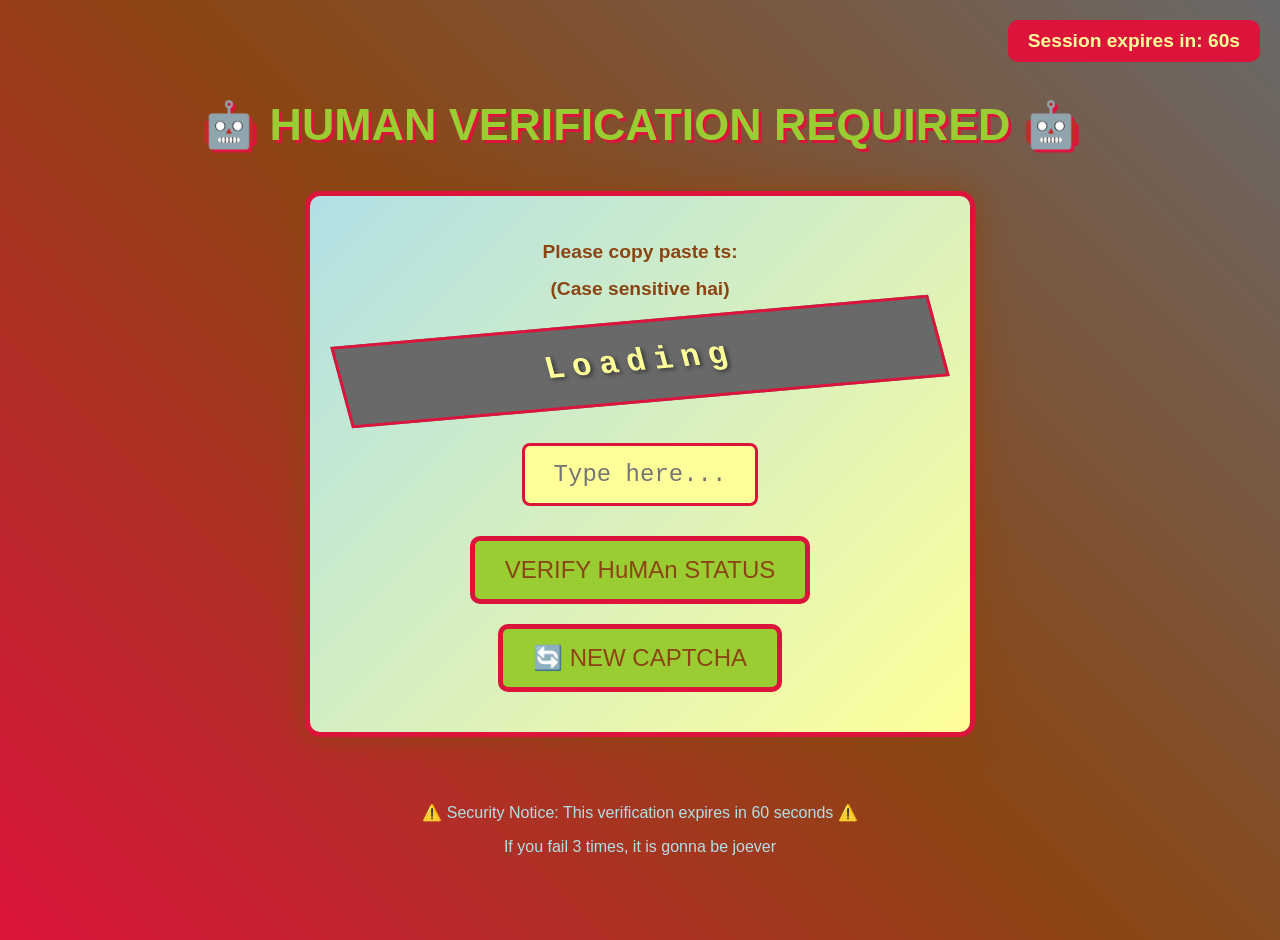
<file: captcha.html>
<!DOCTYPE html>
<html lang="en">
<head>
    <meta charset="UTF-8">
    <meta name="viewport" content="width=device-width, initial-scale=1.0">
    <title>Worst UI Login – Human Verification</title>
    <style>
        body {
            font-family: 'Impact', 'Arial', cursive;
            background: linear-gradient(45deg, #DC143C, #8B4513, #696969);
            color: #FFFF99;
            margin: 0;
            padding: 20px;
            min-height: 100vh;
            display: flex;
            flex-direction: column;
            align-items: center;
            justify-content: center;
        }

        h1 {
            font-family: 'Impact', sans-serif;
            color: #9ACD32;
            font-size: 2.8rem;
            text-shadow: 3px 3px 0px #DC143C;
            text-align: center;
            animation: glitch 2s infinite;
            margin-bottom: 20px;
        }

        @keyframes glitch {
            0%, 100% { transform: translateX(0); }
            10% { transform: translateX(-2px) translateY(2px); }
            20% { transform: translateX(2px) translateY(-2px); }
            30% { transform: translateX(-2px) translateY(2px); }
            40% { transform: translateX(2px) translateY(-2px); }
            50% { transform: translateX(0); }
        }

        .captcha-container {
            background: linear-gradient(135deg, #B0E0E6, #FFFF99);
            border: 5px solid #DC143C;
            border-radius: 15px;
            padding: 30px;
            margin: 20px;
            box-shadow: 0 0 30px #8B4513;
            max-width: 600px;
            text-align: center;
        }

        .captcha-text {
            background: #696969;
            color: #FFFF99;
            padding: 20px;
            border: 3px solid #DC143C;
            font-family: 'Courier New', monospace;
            font-size: 2rem;
            font-weight: bold;
            letter-spacing: 8px;
            transform: rotate(-5deg) skew(10deg);
            margin: 20px 0;
            user-select: none;
            text-shadow: 2px 2px 4px rgba(0,0,0,0.5);
        }

        input[type="text"] {
            background: #FFFF99;
            color: #8B4513;
            border: 3px solid #DC143C;
            padding: 15px;
            font-size: 1.5rem;
            text-align: center;
            margin: 20px 0;
            border-radius: 8px;
            font-family: 'Courier New', monospace;
            width: 200px;
        }

        button {
            background: #9ACD32;
            color: #8B4513;
            border: 5px solid #DC143C;
            padding: 15px 30px;
            font-size: 1.5rem;
            font-family: 'Impact', sans-serif;
            cursor: pointer;
            margin: 10px;
            border-radius: 10px;
            transition: all 0.3s ease;
        }

        button:hover {
            background: #B0E0E6;
            transform: scale(1.05);
        }

        .instructions {
            color: #8B4513;
            font-size: 1.2rem;
            margin: 15px 0;
            font-weight: bold;
        }

        .loading-dots {
            font-size: 2rem;
            animation: dots 1.5s infinite;
        }

        @keyframes dots {
            0% { content: ''; }
            25% { content: '.'; }
            50% { content: '..'; }
            75% { content: '...'; }
            100% { content: ''; }
        }

        .error-msg {
            color: #DC143C;
            background: #FFFF99;
            padding: 10px;
            border: 2px solid #DC143C;
            border-radius: 5px;
            margin: 10px 0;
            font-weight: bold;
            display: none;
        }

        .timer {
            position: fixed;
            top: 20px;
            right: 20px;
            background: #DC143C;
            color: #FFFF99;
            padding: 10px 20px;
            border-radius: 10px;
            font-size: 1.2rem;
            font-weight: bold;
        }
    </style>
</head>
<body>
    <div class="timer" id="timer">Session expires in: 60s</div>
    
    <h1>🤖 HUMAN VERIFICATION REQUIRED 🤖</h1>
    
    <div class="captcha-container">
        <div class="instructions">Please copy paste ts:</div>
        <div class="instructions">(Case sensitive hai)</div>
        
        <div class="captcha-text" id="captcha-display">Loading<span class="loading-dots"></span></div>
        
        <input type="text" id="captcha-input" placeholder="Type here..." maxlength="6">
        
        <div class="error-msg" id="error-msg">❌ Incorrect! Try again.</div>
        
        <button onclick="verifyCaptcha()">VERIFY HuMAn STATUS</button>
        <button onclick="refreshCaptcha()">🔄 NEW CAPTCHA</button>
    </div>

    <div style="text-align: center; margin-top: 30px; color: #B0E0E6;">
        <p>⚠️ Security Notice: This verification expires in 60 seconds ⚠️</p>
        <p>If you fail 3 times, it is gonna be joever </p>
    </div>

    <script>
        let currentCaptcha = '';
        let attempts = 0;
        let timeLeft = 60;
        let nextPage = 'dateofbirth.html'; 
        const urlParams = new URLSearchParams(window.location.search);
        if (urlParams.get('next')) {
            nextPage = urlParams.get('next');
        }

        function generateCaptcha() {
            const chars = 'ABCDEFGHJKLMNPQRSTUVWXYZabcdefghijkmnpqrstuvwxyz23456789';
            currentCaptcha = '';
            for (let i = 0; i < 6; i++) {
                currentCaptcha += chars.charAt(Math.floor(Math.random() * chars.length));
            }
            document.getElementById('captcha-display').innerHTML = currentCaptcha;
        }

        function refreshCaptcha() {
            document.getElementById('captcha-display').innerHTML = 'Loading<span class="loading-dots"></span>';
            document.getElementById('error-msg').style.display = 'none';
            setTimeout(() => {
                generateCaptcha();
            }, 2000); 
        }

        function verifyCaptcha() {
            const userInput = document.getElementById('captcha-input').value;
            const errorMsg = document.getElementById('error-msg');
            
            if (userInput === currentCaptcha) {
                document.body.innerHTML = `
                    <div style="text-align: center; padding: 50px; color: #9ACD32; font-size: 2rem;">
                        <h1>✅ HUMAN VERIFIED!</h1>
                        <p>Redirecting to next step...</p>
                        <div class="loading-dots"></div>
                    </div>
                `;
                setTimeout(() => {
                    window.location.href = nextPage;
                }, 3000);
            } else {
                attempts++;
                errorMsg.style.display = 'block';
                errorMsg.innerHTML = `❌ Incorrect! Attempt ${attempts}/3. Try again.`;
                
                if (attempts >= 3) {
                    alert('Too many failed attempts! Redirecting to the beginning for security reasons.');
                    window.location.href = 'index.html';
                } else {
                    refreshCaptcha();
                }
                document.getElementById('captcha-input').value = '';
            }
        }

        function updateTimer() {
            document.getElementById('timer').innerHTML = `Session expires in: ${timeLeft}s`;
            timeLeft--;
            
            if (timeLeft < 0) {
                alert('Session expired! Please start over for security reasons.');
                window.location.href = 'index.html';
            }
        }

        document.getElementById('captcha-input').addEventListener('keypress', function(e) {
            if (e.key === 'Enter') {
                verifyCaptcha();
            }
        });

        setTimeout(() => {
            generateCaptcha();
        }, 2000);
        
        setInterval(updateTimer, 1000);
    </script>
</body>
</html>
</file>
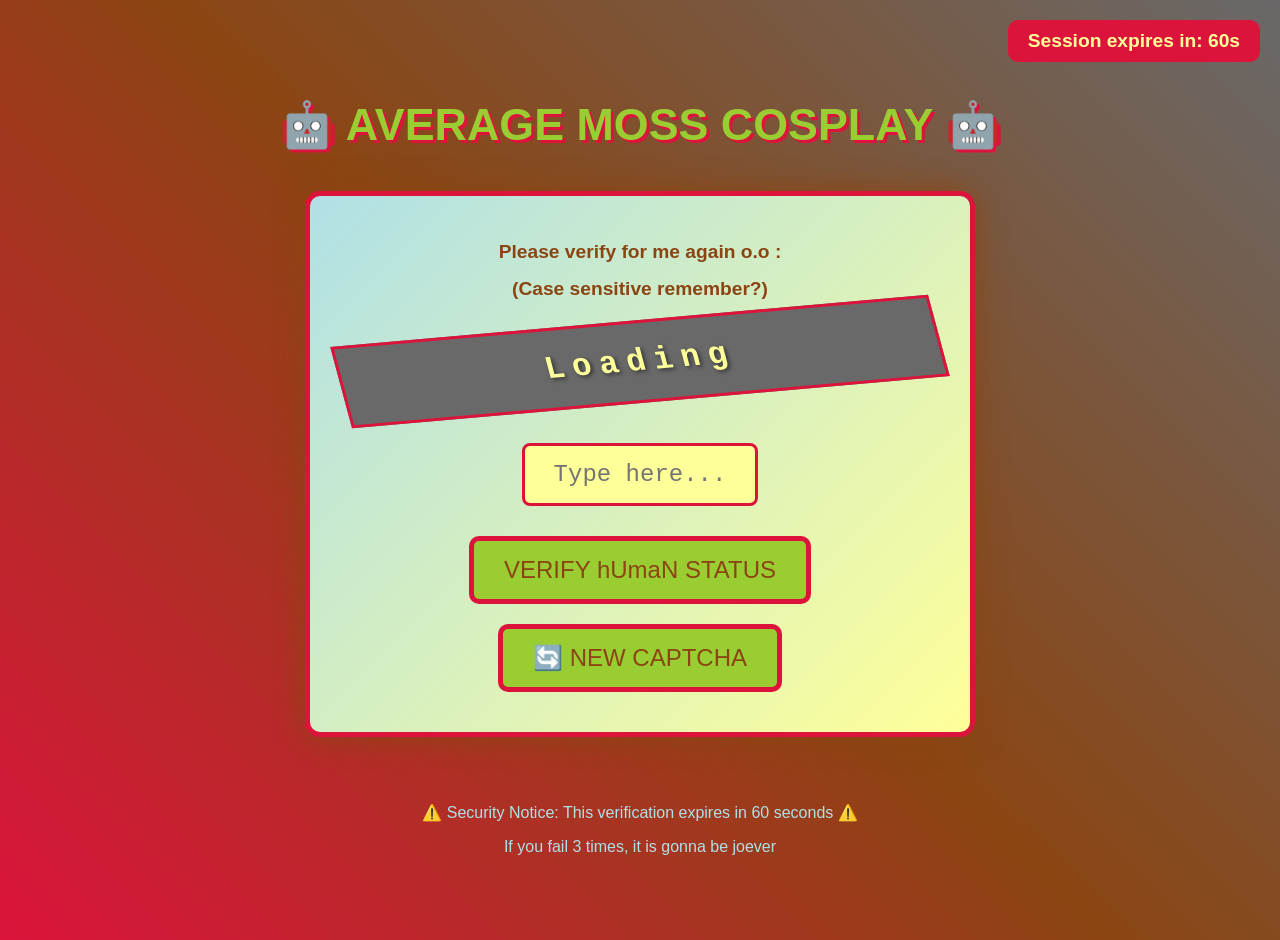
<file: captcha2.html>
<!DOCTYPE html>
<html lang="en">
<head>
    <meta charset="UTF-8">
    <meta name="viewport" content="width=device-width, initial-scale=1.0">
    <title>Worst UI Login – Human Verification2</title>
    <style>
        body {
            font-family: 'Impact', 'Arial', cursive;
            background: linear-gradient(45deg, #DC143C, #8B4513, #696969);
            color: #FFFF99;
            margin: 0;
            padding: 20px;
            min-height: 100vh;
            display: flex;
            flex-direction: column;
            align-items: center;
            justify-content: center;
        }

        h1 {
            font-family: 'Impact', sans-serif;
            color: #9ACD32;
            font-size: 2.8rem;
            text-shadow: 3px 3px 0px #DC143C;
            text-align: center;
            animation: glitch 2s infinite;
            margin-bottom: 20px;
        }

        @keyframes glitch {
            0%, 100% { transform: translateX(0); }
            10% { transform: translateX(-2px) translateY(2px); }
            20% { transform: translateX(2px) translateY(-2px); }
            30% { transform: translateX(-2px) translateY(2px); }
            40% { transform: translateX(2px) translateY(-2px); }
            50% { transform: translateX(0); }
        }

        .captcha-container {
            background: linear-gradient(135deg, #B0E0E6, #FFFF99);
            border: 5px solid #DC143C;
            border-radius: 15px;
            padding: 30px;
            margin: 20px;
            box-shadow: 0 0 30px #8B4513;
            max-width: 600px;
            text-align: center;
        }

        .captcha-text {
            background: #696969;
            color: #FFFF99;
            padding: 20px;
            border: 3px solid #DC143C;
            font-family: 'Courier New', monospace;
            font-size: 2rem;
            font-weight: bold;
            letter-spacing: 8px;
            transform: rotate(-5deg) skew(10deg);
            margin: 20px 0;
            user-select: none;
            text-shadow: 2px 2px 4px rgba(0,0,0,0.5);
        }

        input[type="text"] {
            background: #FFFF99;
            color: #8B4513;
            border: 3px solid #DC143C;
            padding: 15px;
            font-size: 1.5rem;
            text-align: center;
            margin: 20px 0;
            border-radius: 8px;
            font-family: 'Courier New', monospace;
            width: 200px;
        }

        button {
            background: #9ACD32;
            color: #8B4513;
            border: 5px solid #DC143C;
            padding: 15px 30px;
            font-size: 1.5rem;
            font-family: 'Impact', sans-serif;
            cursor: pointer;
            margin: 10px;
            border-radius: 10px;
            transition: all 0.3s ease;
        }

        button:hover {
            background: #B0E0E6;
            transform: scale(1.05);
        }

        .instructions {
            color: #8B4513;
            font-size: 1.2rem;
            margin: 15px 0;
            font-weight: bold;
        }

        .loading-dots {
            font-size: 2rem;
            animation: dots 1.5s infinite;
        }

        @keyframes dots {
            0% { content: ''; }
            25% { content: '.'; }
            50% { content: '..'; }
            75% { content: '...'; }
            100% { content: ''; }
        }

        .error-msg {
            color: #DC143C;
            background: #FFFF99;
            padding: 10px;
            border: 2px solid #DC143C;
            border-radius: 5px;
            margin: 10px 0;
            font-weight: bold;
            display: none;
        }

        .timer {
            position: fixed;
            top: 20px;
            right: 20px;
            background: #DC143C;
            color: #FFFF99;
            padding: 10px 20px;
            border-radius: 10px;
            font-size: 1.2rem;
            font-weight: bold;
        }
    </style>
</head>
<body>
    <div class="timer" id="timer">Session expires in: 60s</div>
    
    <h1>🤖 AVERAGE MOSS COSPLAY 🤖</h1>
    
    <div class="captcha-container">
        <div class="instructions">Please verify for me again o.o :</div>
        <div class="instructions">(Case sensitive remember?)</div>
        
        <div class="captcha-text" id="captcha-display">Loading<span class="loading-dots"></span></div>
        
        <input type="text" id="captcha-input" placeholder="Type here..." maxlength="6">
        
        <div class="error-msg" id="error-msg">❌ Incorrect! Try again.</div>
        
        <button onclick="verifyCaptcha()">VERIFY hUmaN STATUS</button>
        <button onclick="refreshCaptcha()">🔄 NEW CAPTCHA</button>
    </div>

    <div style="text-align: center; margin-top: 30px; color: #B0E0E6;">
        <p>⚠️ Security Notice: This verification expires in 60 seconds ⚠️</p>
        <p>If you fail 3 times, it is gonna be joever </p>
    </div>

    <script>
        let currentCaptcha = '';
        let attempts = 0;
        let timeLeft = 60;
        let nextPage = 'loading.html'; 
        const urlParams = new URLSearchParams(window.location.search);
        if (urlParams.get('next')) {
            nextPage = urlParams.get('next');
        }

        function generateCaptcha() {
            const chars = 'ABCDEFGHJKLMNPQRSTUVWXYZabcdefghijkmnpqrstuvwxyz23456789';
            currentCaptcha = '';
            for (let i = 0; i < 6; i++) {
                currentCaptcha += chars.charAt(Math.floor(Math.random() * chars.length));
            }
            document.getElementById('captcha-display').innerHTML = currentCaptcha;
        }

        function refreshCaptcha() {
            document.getElementById('captcha-display').innerHTML = 'Loading<span class="loading-dots"></span>';
            document.getElementById('error-msg').style.display = 'none';
            setTimeout(() => {
                generateCaptcha();
            }, 2000); 
        }

        function verifyCaptcha() {
            const userInput = document.getElementById('captcha-input').value;
            const errorMsg = document.getElementById('error-msg');
            
            if (userInput === currentCaptcha) {
                document.body.innerHTML = `
                    <div style="text-align: center; padding: 50px; color: #9ACD32; font-size: 2rem;">
                        <h1>✅ HUMAN VERIFIED!</h1>
                        <p>Redirecting to next step...</p>
                        <div class="loading-dots"></div>
                    </div>
                `;
                setTimeout(() => {
                    window.location.href = nextPage;
                }, 3000);
            } else {
                attempts++;
                errorMsg.style.display = 'block';
                errorMsg.innerHTML = `❌ Incorrect! Attempt ${attempts}/3. Try again.`;
                
                if (attempts >= 3) {
                    alert('Too many failed attempts! Redirecting to the beginning for security reasons.');
                    window.location.href = 'index.html';
                } else {
                    refreshCaptcha();
                }
                document.getElementById('captcha-input').value = '';
            }
        }

        function updateTimer() {
            document.getElementById('timer').innerHTML = `Session expires in: ${timeLeft}s`;
            timeLeft--;
            
            if (timeLeft < 0) {
                alert('Session expired! Please start over for security reasons.');
                window.location.href = 'index.html';
            }
        }

        document.getElementById('captcha-input').addEventListener('keypress', function(e) {
            if (e.key === 'Enter') {
                verifyCaptcha();
            }
        });

        setTimeout(() => {
            generateCaptcha();
        }, 2000);
        
        setInterval(updateTimer, 1000);
    </script>
</body>
</html>
</file>
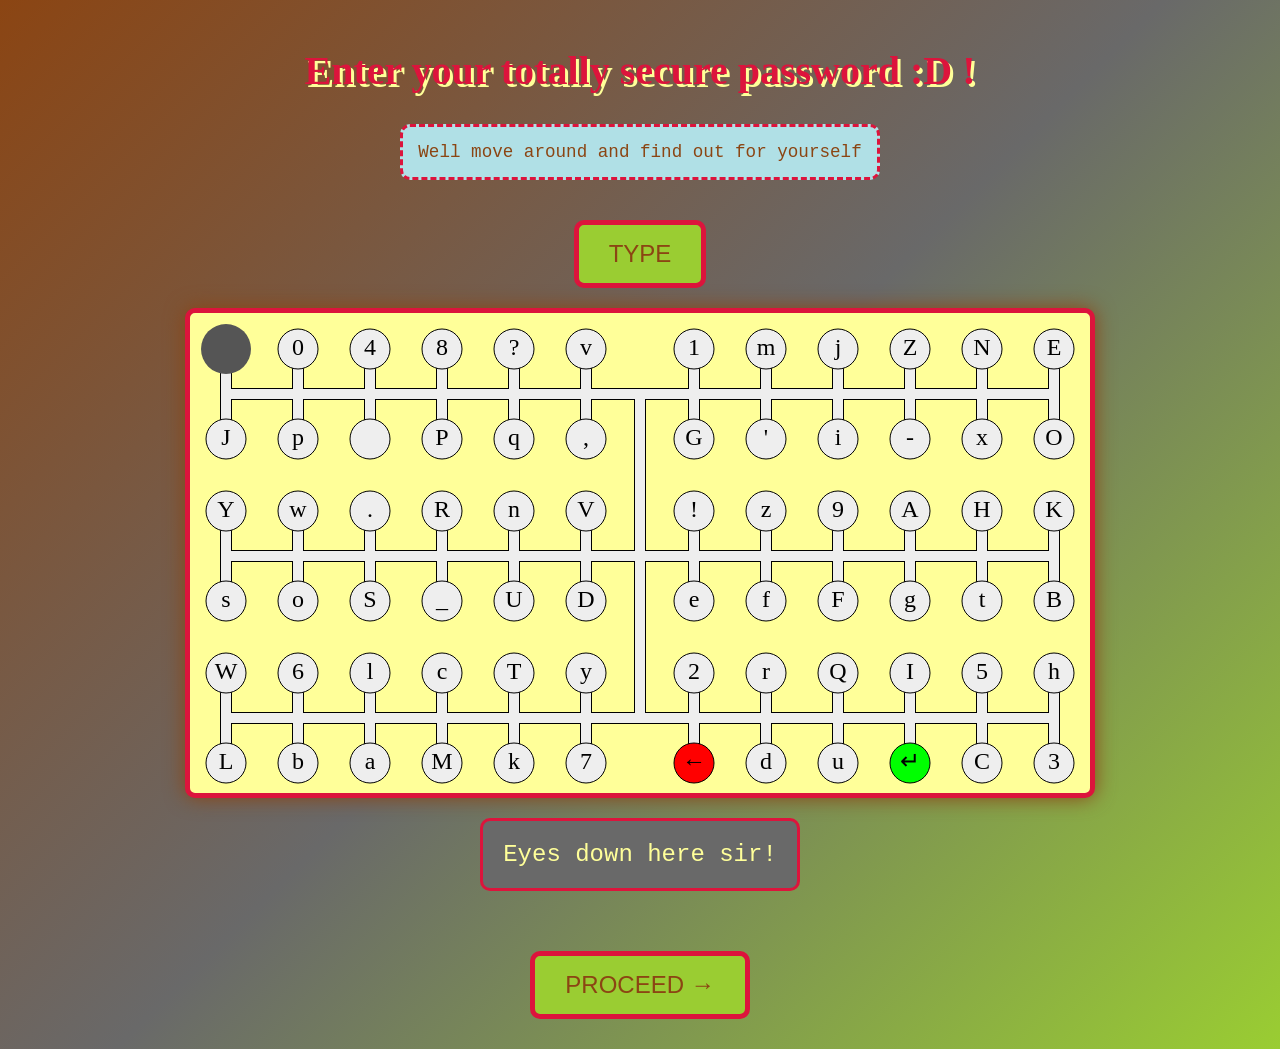
<file: password.html>
<!DOCTYPE html>
<html lang="en">
<head>
    <meta charset="UTF-8">
    <meta name="viewport" content="width=device-width, initial-scale=1.0">
    <title>Worst UI Login – Password</title>
    <style>
        body {
            font-family: 'Impact', 'Arial', cursive;
            background: linear-gradient(135deg, #8B4513, #696969, #9ACD32);
            color: #FFFF99;
            margin: 0;
            padding: 20px;
            min-height: 100vh;
            display: flex;
            flex-direction: column;
            align-items: center;
            justify-content: center;
        }

        h1 {
            font-family: 'Brush Script MT', cursive;
            color: #DC143C;
            font-size: 2.5rem;
            text-shadow: 3px 3px 0px #FFFF99;
            text-align: center;
            animation: pulse 3s infinite;
            margin-bottom: 10px;
        }

        @keyframes pulse {
            0%, 100% { transform: scale(1); }
            50% { transform: scale(1.05); }
        }

        #instructions {
            background: #B0E0E6;
            color: #8B4513;
            padding: 15px;
            text-align: center;
            border: 3px dashed #DC143C;
            margin: 20px auto;
            max-width: 600px;
            font-size: 1.1rem;
            font-family: 'Courier New', monospace;
            border-radius: 10px;
        }

        button {
            background: #9ACD32;
            color: #8B4513;
            border: 5px solid #DC143C;
            padding: 15px 30px;
            font-size: 1.5rem;
            font-family: 'Impact', sans-serif;
            cursor: pointer;
            margin: 20px auto;
            display: block;
            border-radius: 10px;
            transition: all 0.3s ease;
        }

        button:hover {
            background: #FFFF99;
            transform: scale(1.1);
        }

        canvas {
            border: 5px solid #DC143C;
            background: #FFFF99;
            padding-left: 0;
            padding-right: 0;
            margin-left: auto;
            margin-right: auto;
            display: block;
            border-radius: 10px;
            box-shadow: 0 0 20px #8B4513;
        }

        #input {
            background: #696969;
            color: #FFFF99;
            padding: 20px;
            margin: 20px auto;
            font-size: 1.5rem;
            border: 3px solid #DC143C;
            text-align: center;
            border-radius: 10px;
            max-width: 600px;
            font-family: 'Courier New', monospace;
            word-break: break-all;
        }

        #confirm-section {
            margin-top: 30px;
            text-align: center;
        }

        #proceed-btn {
            background: #9ACD32;
            color: #8B4513;
            border: 5px solid #DC143C;
            padding: 15px 30px;
            font-size: 1.5rem;
            font-family: 'Impact', sans-serif;
            cursor: pointer;
            margin: 10px;
            border-radius: 10px;
            transition: all 0.3s ease;
        }

        #proceed-btn:hover {
            transform: scale(1.05);
        }
    </style>
</head>
<body onmousedown="mouseDown(event);" onmouseup="mouseUp(event);" onmousemove="mouseMove(event);">
    <h1>Enter your totally secure password :D !</h1>
    <div id="instructions">Well move around and find out for yourself</div>
    
    <button onclick="typeSelected();">TYPE</button>
    <canvas id="canvas" width="900px" height="480px"></canvas>
    <p id="input">Eyes down here sir!</p>

    <div id="confirm-section">
        <button id="proceed-btn">PROCEED →</button>
    </div>

    <script>
        const BACKSPACE = "\u2190";
        const ENTER = "\u21B5";

        function distance(x1, y1, x2, y2) {
            var distX = x1 - x2;
            var distY = y1 - y2;
            return Math.sqrt(distX*distX + distY*distY);
        }

        function clamp(val, min, max) {
            return Math.min(max, Math.max(min, val));
        }


        function Segment(x1, y1, x2, y2) {
            this.x1 = Math.min(x1, x2);
            this.y1 = Math.min(y1, y2);
            this.x2 = Math.max(x1, x2);
            this.y2 = Math.max(y1, y2);
        }

        Segment.prototype.drawOuter = function() {
            ctx.strokeRect(this.x1-5.5, this.y1-5.5, this.x2-this.x1+11, this.y2-this.y1+11);
        };

        Segment.prototype.drawInner = function() {
            ctx.fillStyle = "#EEEEEE";
            ctx.fillRect(this.x1-5, this.y1-5, this.x2-this.x1+10, this.y2-this.y1+10);
        };

        Segment.prototype.getClosestPoint = function(x, y) {
            if (this.x1 === this.x2) {
                return {"x": this.x1, "y": clamp(y, this.y1, this.y2)};
            } else {
                return {"x": clamp(x, this.x1, this.x2), "y": this.y1};
            }
        };

        function Letter(char, x, y, below) {
            this.char = char;
            this.x = x;
            this.y = y;
            segments.push(new Segment(x, y - (below ? 50 : 0), x, y + (below ? 0 : 50)));
        }

        Letter.prototype.draw = function() {
            if (this.char == ENTER) {
                ctx.fillStyle = "#00FF00";
            } else if (this.char == BACKSPACE) {
                ctx.fillStyle = "#FF0000";
            } else {
                ctx.fillStyle = "#EEEEEE";
            }
            ctx.beginPath();
            ctx.arc(this.x, this.y, this.radius, 0, 2 * Math.PI);
            ctx.fill();
            ctx.stroke();
            ctx.fillStyle = "#000000";
            ctx.fillText(this.char, this.x, this.y);
        };
        Letter.prototype.radius = 20;

        function prepareLetters() {
            var chars = "abcdefghijklmnopqrstuvwxyzABCDEFGHIJKLMNOPQRSTUVWXYZ0123456789 ,.?!_-'".split("");
            chars.push(BACKSPACE, ENTER);
            for (let i = 0; i < 71; i++) {
                let randomIndex = i + Math.floor(Math.random()*(72-i));
                [chars[i], chars[randomIndex]] = [chars[randomIndex], chars[i]];
            }
            return chars;
        }

        /*
         * Stick
         */

        function Stick(x, y) {
            this.x = x;
            this.y = y;
            this.draw();
        }

        Stick.prototype.draw = function() {
            ctx.fillStyle = "#555555";
            ctx.beginPath();
            ctx.arc(this.x, this.y, this.radius, 0, 2 * Math.PI);
            ctx.fill();
        };

        Stick.prototype.moveToClosestPoint = function(x, y) {
            var closestPoint = {"x": Infinity, "y": Infinity};
            var leastDistance = Infinity;
            for (let segment of segments) {
                var closestInSegment = segment.getClosestPoint(x, y);
                var dist = distance(x, y, closestInSegment.x, closestInSegment.y);
                if (dist < leastDistance) {
                    closestPoint = closestInSegment;
                    leastDistance = dist;
                }
            }
            Object.assign(stick, closestPoint);
            if (leastDistance > 0) {
                ctx.putImageData(backgroundImage, 0, 0);
            }
            this.draw();
        };

        Stick.prototype.radius = 25;

        /*
         * Other
         */

        function mouseDown(event) {
            var rect = canvas.getBoundingClientRect();
            var x = event.clientX - rect.left;
            var y = event.clientY - rect.top;
            var dist = distance(x, y, stick.x, stick.y);
            if (dist < stick.radius) {
                isDragging = true;
                stick.moveToClosestPoint(x, y);
            }
        }

        function mouseMove(event) {
            if (isDragging) {
                var rect = canvas.getBoundingClientRect();
                var x = event.clientX - rect.left;
                var y = event.clientY - rect.top;
                var dist = distance(x, y, stick.x, stick.y);
                if (dist < stick.radius+5) {
                    stick.moveToClosestPoint(x, y);
                }
            }
        }

        function mouseUp(event) {
            if (isDragging) {
                isDragging = false;
                for (let letter of letters) {
                    if (distance(stick.x, stick.y, letter.x, letter.y) < 10) {
                        selectedChar = letter.char;
                        return;
                    }
                }
                selectedChar = "";
            }
        }

        function typeSelected() {
            if (selectedChar == "") {
                return;
            } else if (selectedChar == BACKSPACE) {
                writtenChars.pop();
            } else if (selectedChar == ENTER) {
                return;
            } else {
                writtenChars.push(selectedChar);
            }

            input.innerHTML = writtenChars.join('');
            setTimeout(() => {
                input.innerHTML = writtenChars.map(() => '*').join('');
            }, 5000);
        }

        function drawBackground() {
            for (let segment of segments) {
                segment.drawOuter();
            }
            for (let segment of segments) {
                segment.drawInner();
            }
            for (let letter of letters) {
                letter.draw();
            }
            return ctx.getImageData(0, 0, canvas.width, canvas.height);
        }

        // Password confirmation logic
        const proceedBtn = document.getElementById("proceed-btn");

        proceedBtn.addEventListener("click", function() {
            window.location.href = 'captcha2.html';
        });

        // Initialize everything
        const info = document.getElementById("info");
        const input = document.getElementById("input");
        const canvas = document.getElementById("canvas");
        const ctx = canvas.getContext("2d");
        ctx.font = "24px serif";
        ctx.textAlign = "center";
        ctx.textBaseline = "middle";
        const segments = [
            new Segment(36, 81, 864, 81),
            new Segment(36, 243, 864, 243),
            new Segment(36, 405, 864, 405),
            new Segment(450, 81, 450, 405)
        ];
        const shuffledLetters = prepareLetters();
        const letters = [];
        for (let i = 0; i < 72; i++) {
            let y = Math.floor(i/12);
            let x = i % 12;
            let shaft = Math.floor(y/2);
            let below = y % 2 === 1;
            letters.push(new Letter(shuffledLetters[i], 72*x + (x < 6 ? 36 : 72), 162*shaft + (below ? 126 : 36), below));
        }
        var writtenChars = [];
        var selectedChar = letters[0].char;
        const backgroundImage = drawBackground();
        const stick = new Stick(36, 36);
        var isDragging = false;
    </script>
</body>
</html>
</file>
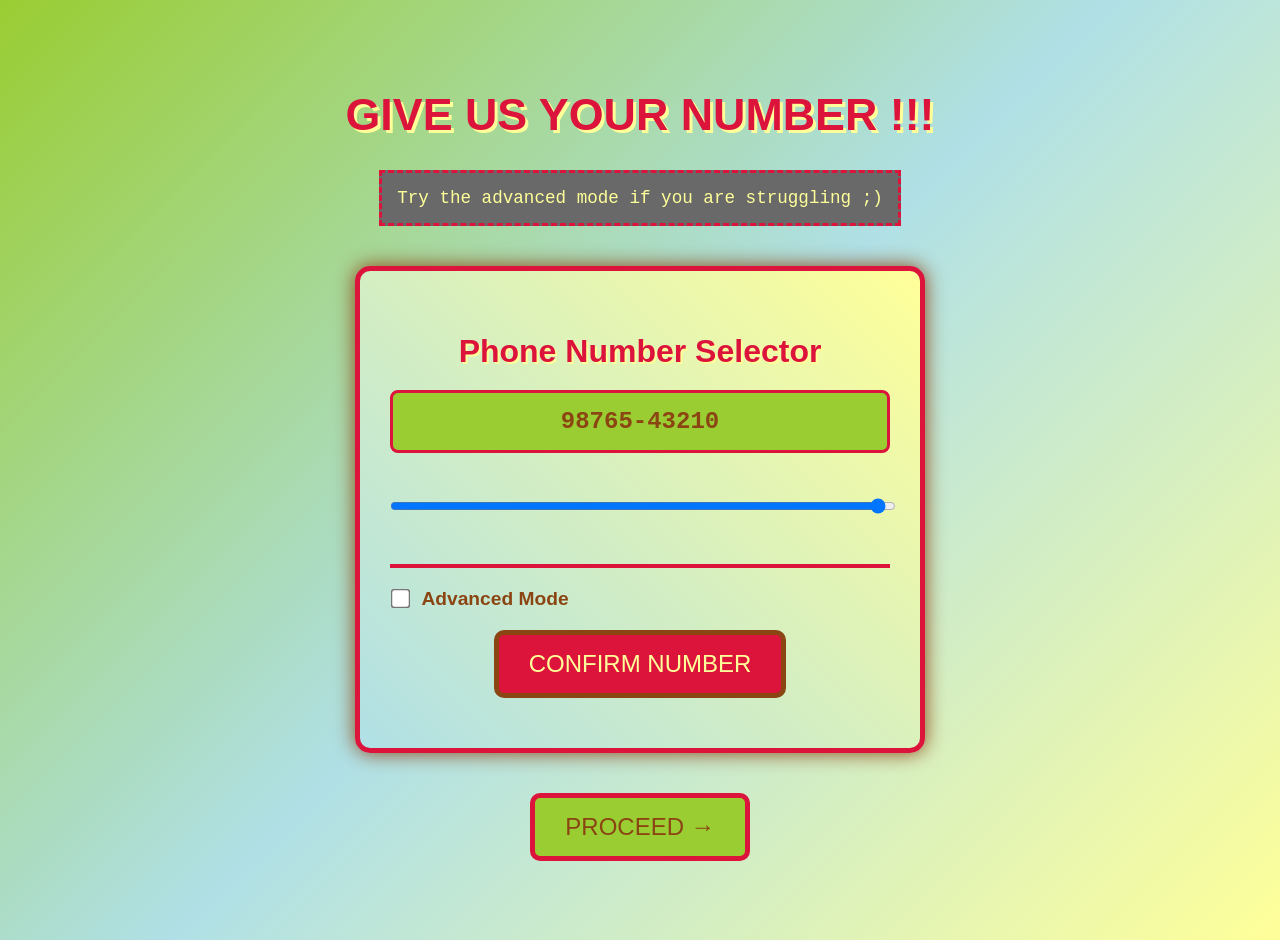
<file: phone.html>
<!DOCTYPE html>
<html lang="en">
<head>
    <meta charset="UTF-8">
    <meta name="viewport" content="width=device-width, initial-scale=1.0">
    <title>Worst UI Login – Phone Number</title>
    <style>
        body {
            font-family: 'Impact', 'Arial', cursive;
            background: linear-gradient(135deg, #9ACD32, #B0E0E6, #FFFF99);
            color: #8B4513;
            margin: 0;
            padding: 20px;
            min-height: 100vh;
            display: flex;
            flex-direction: column;
            align-items: center;
            justify-content: center;
        }

        h1 {
            font-family: 'Impact', sans-serif;
            color: #DC143C;
            font-size: 2.8rem;
            text-shadow: 3px 3px 0px #FFFF99;
            text-align: center;
            animation: shake 2s infinite;
            margin-bottom: 10px;
        }

        @keyframes shake {
            0%, 100% { transform: translateX(0); }
            25% { transform: translateX(-5px); }
            75% { transform: translateX(5px); }
        }

        #instructions {
            background: #696969;
            color: #FFFF99;
            padding: 15px;
            text-align: center;
            border: 3px dashed #DC143C;
            margin: 20px auto;
            max-width: 600px;
            font-size: 1.1rem;
            font-family: 'Courier New', monospace;
        }

        form {
            background: linear-gradient(45deg, #B0E0E6, #FFFF99);
            border: 5px solid #DC143C;
            border-radius: 15px;
            padding: 30px;
            margin: 20px;
            box-shadow: 0 0 20px #8B4513;
            max-width: 500px;
            width: 100%;
        }

        h3 {
            color: #DC143C;
            font-size: 2rem;
            text-align: center;
            margin-bottom: 20px;
            text-shadow: 2px 2px 0px #FFFF99;
        }

        #phoneDisplay {
            background: #9ACD32;
            color: #8B4513;
            padding: 15px;
            border: 3px solid #DC143C;
            font-size: 1.5rem;
            font-weight: bold;
            text-align: center;
            margin: 15px 0;
            border-radius: 8px;
            font-family: 'Courier New', monospace;
        }

        input#slider {
            width: 100%;
            height: 30px;
            background: #FFFF99;
            border: 3px solid #DC143C;
            transition: all 0.5s ease-in-out;
            margin: 20px 0;
            cursor: grab;
        }

        input#slider:active {
            cursor: grabbing;
        }

        input#angleSlider {
            width: 100%;
            height: 20px;
            background: #9ACD32;
            border: 2px solid #8B4513;
            margin: 10px 0;
        }

        #advancedMode {
            transform: scale(1.5);
            margin-right: 10px;
        }

        label {
            font-size: 1.2rem;
            color: #8B4513;
            font-weight: bold;
        }

        #submit {
            background: #DC143C;
            color: #FFFF99;
            border: 5px solid #8B4513;
            padding: 15px 30px;
            font-size: 1.5rem;
            font-family: 'Impact', sans-serif;
            cursor: pointer;
            margin: 20px auto;
            display: block;
            border-radius: 10px;
            transition: all 0.3s ease;
        }

        #submit:hover {
            background: #9ACD32;
            color: #8B4513;
            transform: scale(1.1);
        }

        hr {
            border: 2px solid #DC143C;
            margin: 20px 0;
        }
    </style>
</head>
<body>
    <h1>GIVE US YOUR NUMBER !!!</h1>
    <div id="instructions">Try the advanced mode if you are struggling ;)</div>
    
    <form>
        <h3>Phone Number Selector</h3>
        <div id="phoneDisplay">9876543210</div>
        <input id="slider" type="range" min="1000000000" max="9999999999" value="9876543210" title="Hint: use keyboard arrows to change value">
        
        <hr>
        
        <div>
            <input id="advancedMode" type="checkbox">
            <label for="advancedMode">Advanced Mode</label>
            <input id="angleSlider" type="range" min="-10" max="10" step="0.02" style="display: none;" value="0">
        </div>
        
        <input id="submit" type="submit" value="CONFIRM NUMBER">
    </form>

    <button onclick="location.href='password.html'" style="background: #9ACD32; color: #8B4513; border: 5px solid #DC143C; padding: 15px 30px; font-size: 1.5rem; font-family: 'Impact', sans-serif; cursor: pointer; margin: 20px; border-radius: 10px;">
        PROCEED →
    </button>

    <script>
        var slider = document.getElementById("slider");
        var angleSlider = document.getElementById("angleSlider");
        var phoneDisplay = document.getElementById("phoneDisplay");
        var advancedModeCheckbox = document.getElementById("advancedMode");
        var angle = 0;
        var speed = 0;
        var friction = 0.99;
        var value = Number(slider.value);
        
        function PhoneNumberToDisplay(value) {
            var phoneStr = value.toString().padStart(10, '0');
            var display = phoneStr.substr(0, 5) + '-' + phoneStr.substr(5, 5);
            return display;
        }
        
        function UpdatePhone() {
            angle = Number(angleSlider.value);
            value = Number(slider.value);
            
            speed += Math.sin(angle * Math.PI / 180) * 1000;
            // Friction
            speed *= friction;
            value += Math.round(speed * 100000);
            
            if (value > slider.max) {
                value = slider.max;
                speed *= -1;
            } else if (value < slider.min) {
                value = slider.min;
                speed *= -1;
            }
            
            slider.value = value;
            phoneDisplay.innerHTML = PhoneNumberToDisplay(value);
        }

        setInterval(UpdatePhone, 10);
        
        // Advanced Mode toggle
        advancedModeCheckbox.addEventListener("change", function() {
            if (this.checked) {
                document.getElementById("angleSlider").style.display = "block";
                slider.style.width = '100%';
            } else {
                document.getElementById("angleSlider").style.display = "none";
                slider.style.width = '100%';
                angleSlider.style.display = 'none';
                angleSlider.value = 0;
                slider.style.transform = 'rotate(0deg)';
            }
        });
        
        slider.oninput = function() {
            speed = 0;
        };
        
        angleSlider.oninput = function() {
            angle = Number(angleSlider.value);
            slider.style.transform = 'rotate(' + angle + 'deg)';
        };
        
        document.getElementById("submit").addEventListener("click", function(event) {
            if (confirm("Is this your Phone Number?\n" + PhoneNumberToDisplay(value))) {
                alert("Phone number confirmed! Proceeding to ......");
                window.location.href = 'validation.html?next=password.html';
            } else {
                alert("Please adjust the slider to set your correct phone number!");
            }
            event.preventDefault();
        });
        
        phoneDisplay.innerHTML = PhoneNumberToDisplay(value);
    </script>
</body>
</html>
</file>
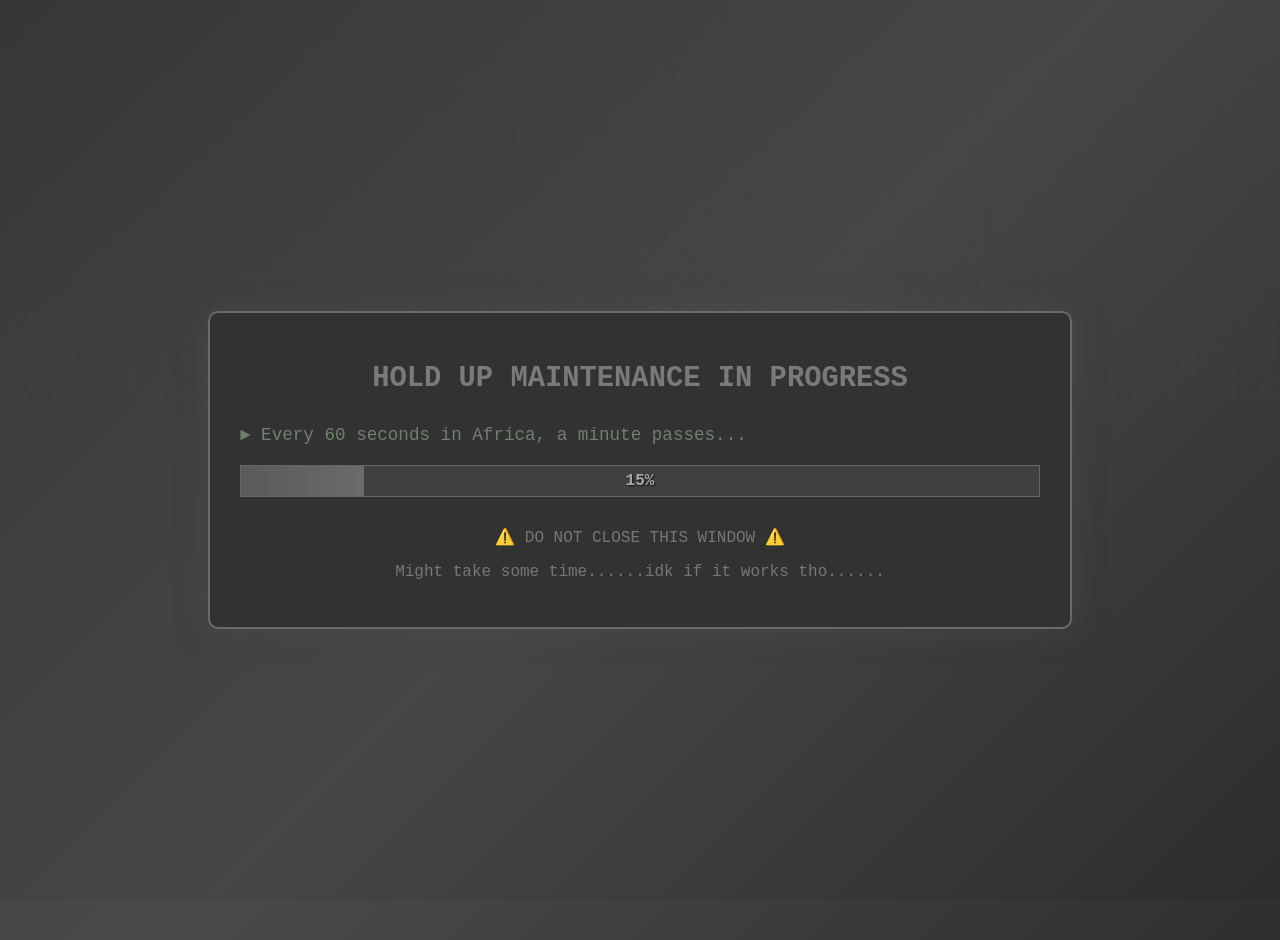
<file: validation.html>
<!DOCTYPE html>
<html lang="en">
<head>
    <meta charset="UTF-8">
    <meta name="viewport" content="width=device-width, initial-scale=1.0">
    <title>Worst UI Login – System Validation</title>
    <style>
        body {
            font-family: 'Courier New', monospace;
            background: linear-gradient(135deg, #3A3A3A, #4A4A4A, #2F2F2F);
            color: #8A8A8A;
            margin: 0;
            padding: 20px;
            min-height: 100vh;
            display: flex;
            flex-direction: column;
            align-items: center;
            justify-content: center;
            overflow: hidden;
        }

        .terminal {
            background: rgba(50, 50, 50, 0.95);
            border: 2px solid #6A6A6A;
            border-radius: 10px;
            padding: 30px;
            max-width: 800px;
            width: 100%;
            box-shadow: 0 0 30px rgba(80, 80, 80, 0.5);
        }

        h1 {
            color: #7A7A7A;
            font-size: 1.8rem;
            text-align: center;
            margin-bottom: 30px;
            animation: blink 2s infinite;
        }

        @keyframes blink {
            0%, 50% { opacity: 1; }
            51%, 100% { opacity: 0.4; }
        }

        .loading-line {
            margin: 15px 0;
            font-size: 1.1rem;
            opacity: 0;
            animation: fadeIn 0.5s forwards;
        }

        @keyframes fadeIn {
            to { opacity: 1; }
        }

        .progress-bar {
            background: #404040;
            border: 1px solid #666666;
            height: 30px;
            margin: 20px 0;
            position: relative;
            overflow: hidden;
        }

        .progress-fill {
            background: linear-gradient(90deg, #5A5A5A, #6B6B6B);
            height: 100%;
            width: 0%;
            transition: width 0.3s ease;
            position: relative;
        }

        .progress-text {
            position: absolute;
            top: 50%;
            left: 50%;
            transform: translate(-50%, -50%);
            color: #AAAAAA;
            font-weight: bold;
            text-shadow: 1px 1px 2px rgba(0,0,0,0.8);
        }

        .error {
            color: #A05050;
            animation: flash 0.5s infinite;
        }

        @keyframes flash {
            0%, 100% { opacity: 1; }
            50% { opacity: 0.3; }
        }

        .success {
            color: #708070;
        }

        .warning {
            color: #909060;
        }

        .dots {
            animation: loading 1.5s infinite;
        }

        @keyframes loading {
            0% { content: ''; }
            25% { content: '.'; }
            50% { content: '..'; }
            75% { content: '...'; }
            100% { content: '....'; }
        }

        .matrix {
            position: fixed;
            top: 0;
            left: 0;
            width: 100%;
            height: 100%;
            pointer-events: none;
            z-index: -1;
            opacity: 0.05;
        }
    </style>
</head>
<body>
    <canvas class="matrix" id="matrix"></canvas>
    
    <div class="terminal">
        <h1>HOLD UP MAINTENANCE IN PROGRESS</h1>
        
        <div id="loading-messages"></div>
        
        <div class="progress-bar">
            <div class="progress-fill" id="progress-fill"></div>
            <div class="progress-text" id="progress-text">0%</div>
        </div>
        
        <div style="text-align: center; margin-top: 30px; color: #777777;">
            <p>⚠️ DO NOT CLOSE THIS WINDOW ⚠️</p>
            <p>Might take some time......idk if it works tho......</p>
        </div>
    </div>

    <script>
        const messages = [
            { text: "► Every 60 seconds in Africa, a minute passes...", delay: 1000, type: "success" },
            { text: "► Confirming that the floor is made of floor...", delay: 2000, type: "success" },
            { text: "► Verifying that people die when they are killed...", delay: 3000, type: "success" },
            { text: "► Calculating that you were born on your birthday...", delay: 4000, type: "success" },
            { text: "► Discovering that water is wet when it's not dry...", delay: 5500, type: "warning" },
            { text: "⚠ WARNING: The ceiling is the roof of the room", delay: 6700, type: "error" },
            { text: "► Establishing that your height depends on how tall you are...", delay: 8000, type: "success" },
            { text: "► Researching on how shit NIRF rankings are...", delay: 9800, type: "success" },
            { text: "► Downloading common sense updates (0.1KB)...", delay: 11000, type: "success" },
            { text: "► Scanning for missing brain cells...", delay: 13000, type: "warning" },
            { text: "► Validating that 9+10=19 (sometimes 21 :) )...", delay: 15000, type: "success" },
            { text: "► Finalizing the fact that these facts are factual...", delay: 17000, type: "success" },
            { text: "✅ All obvious things have been obviously confirmed!", delay: 21000, type: "success" }
        ];

        let progress = 0;
        let messageIndex = 0;
        let nextPage = 'password.html'; 

        const urlParams = new URLSearchParams(window.location.search);
        if (urlParams.get('next')) {
            nextPage = urlParams.get('next');
        }

        function addMessage(text, type) {
            const messagesDiv = document.getElementById('loading-messages');
            const messageDiv = document.createElement('div');
            messageDiv.className = `loading-line ${type}`;
            messageDiv.style.animationDelay = '0s';
            messageDiv.innerHTML = text + '<span class="dots"></span>';
            messagesDiv.appendChild(messageDiv);
            
            // Scroll to bottom
            messagesDiv.scrollTop = messagesDiv.scrollHeight;
        }

        function updateProgress() {
            const progressFill = document.getElementById('progress-fill');
            const progressText = document.getElementById('progress-text');
            
            progress += Math.random() * 15 + 5;
            if (progress > 100) progress = 100;
            
            progressFill.style.width = progress + '%';
            progressText.textContent = Math.floor(progress) + '%';
            
            if (progress >= 100) {
                setTimeout(() => {
                    document.body.innerHTML = `
                        <div style="text-align: center; padding: 50px; color: #7A7A7A; font-family: 'Courier New', monospace;">
                            <h1>✅ VALIDATION COMPLETE</h1>
                            <p>Obvious fact integrity: 100%</p>
                            <p>Yeah everything is fine we are BARACK...</p>
                            <div style="font-size: 2rem; animation: blink 1s infinite;">●</div>
                        </div>
                    `;
                    setTimeout(() => {
                        window.location.href = nextPage;
                    }, 3000);
                }, 2000);
            }
        }

        // Process messages
        messages.forEach((message, index) => {
            setTimeout(() => {
                addMessage(message.text, message.type);
                updateProgress();
            }, message.delay);
        });

        // Matrix rain effect
        const canvas = document.getElementById('matrix');
        const ctx = canvas.getContext('2d');
        canvas.width = window.innerWidth;
        canvas.height = window.innerHeight;

        const matrix = "ABCDEFGHIJKLMNOPQRSTUVWXYZ123456789@#$%^&*()*&^%+-/~{[|`]}";
        const matrixArray = matrix.split("");
        const fontSize = 10;
        const columns = canvas.width / fontSize;
        const drops = [];

        for (let x = 0; x < columns; x++) {
            drops[x] = 1;
        }

        function drawMatrix() {
            ctx.fillStyle = 'rgba(0, 0, 0, 0.04)';
            ctx.fillRect(0, 0, canvas.width, canvas.height);
            ctx.fillStyle = '#555';
            ctx.font = fontSize + 'px monospace';

            for (let i = 0; i < drops.length; i++) {
                const text = matrixArray[Math.floor(Math.random() * matrixArray.length)];
                ctx.fillText(text, i * fontSize, drops[i] * fontSize);

                if (drops[i] * fontSize > canvas.height && Math.random() > 0.975) {
                    drops[i] = 0;
                }
                drops[i]++;
            }
        }

        setInterval(drawMatrix, 35);
    </script>
</body>
</html>
</file>
